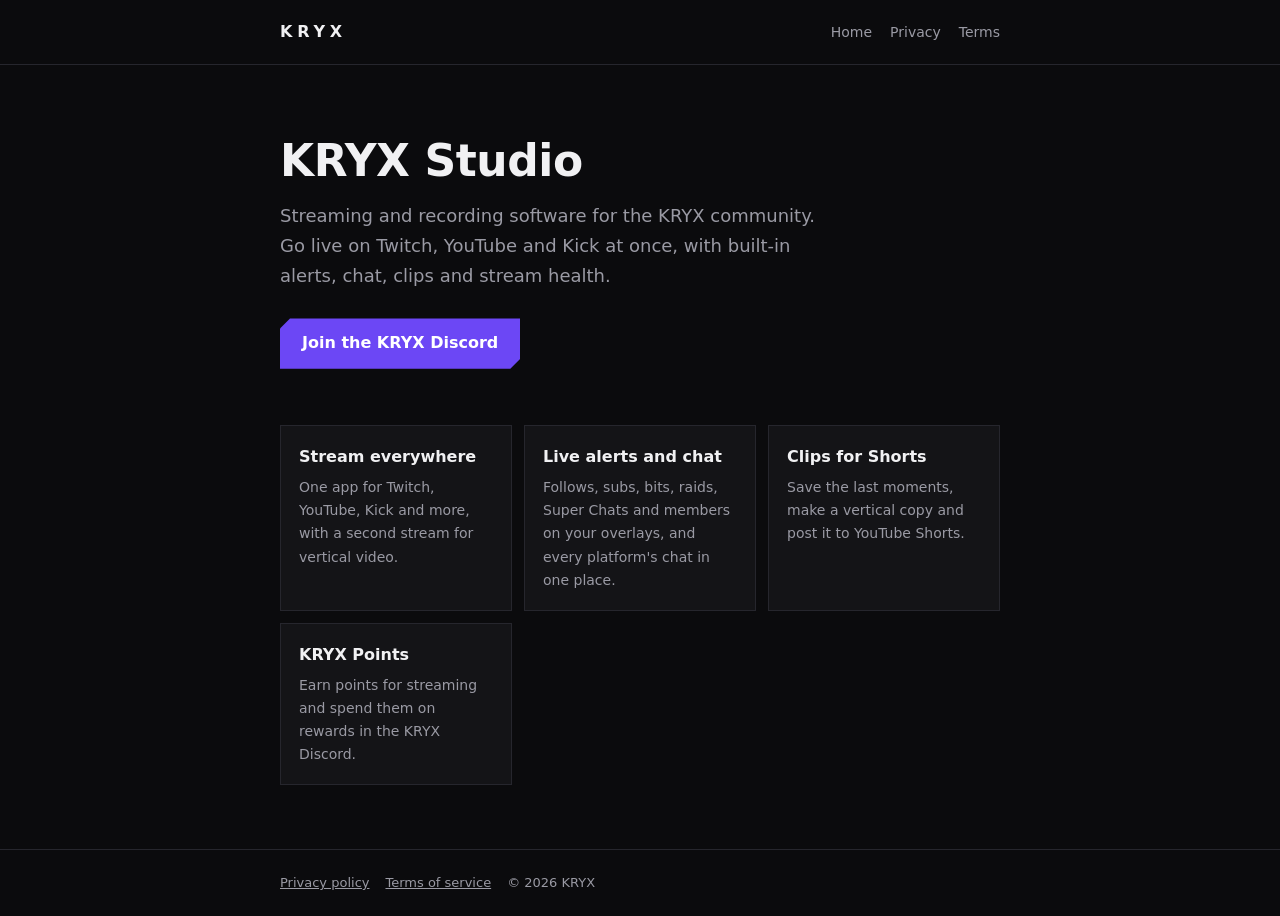
<file: index.html>
<!doctype html><html lang="en"><head><meta charset="utf-8"><meta name="viewport" content="width=device-width,initial-scale=1"><title>KRYX Studio</title><meta name="description" content="KRYX Studio: streaming and recording software for the KRYX community."><link rel="stylesheet" href="/style.css"></head><body><header><div class="wrap"><nav><a class="logo" href="/">KRYX</a><div class="links"><a href="/">Home</a><a href="/privacy">Privacy</a><a href="/terms">Terms</a></div></nav></div></header>
<main class="wrap">
<section class="hero">
<h1>KRYX Studio</h1>
<p>Streaming and recording software for the KRYX community. Go live on Twitch, YouTube and Kick at once, with built-in alerts, chat, clips and stream health.</p>
<a class="btn" href="https://discord.gg/KryxHub">Join the KRYX Discord</a>
</section>
<section class="grid">
<div class="card"><h3>Stream everywhere</h3><p>One app for Twitch, YouTube, Kick and more, with a second stream for vertical video.</p></div>
<div class="card"><h3>Live alerts and chat</h3><p>Follows, subs, bits, raids, Super Chats and members on your overlays, and every platform's chat in one place.</p></div>
<div class="card"><h3>Clips for Shorts</h3><p>Save the last moments, make a vertical copy and post it to YouTube Shorts.</p></div>
<div class="card"><h3>KRYX Points</h3><p>Earn points for streaming and spend them on rewards in the KRYX Discord.</p></div>
</section>
</main>
<footer><div class="wrap"><a href="/privacy">Privacy policy</a><a href="/terms">Terms of service</a><span>© 2026 KRYX</span></div></footer></body></html>
</file>
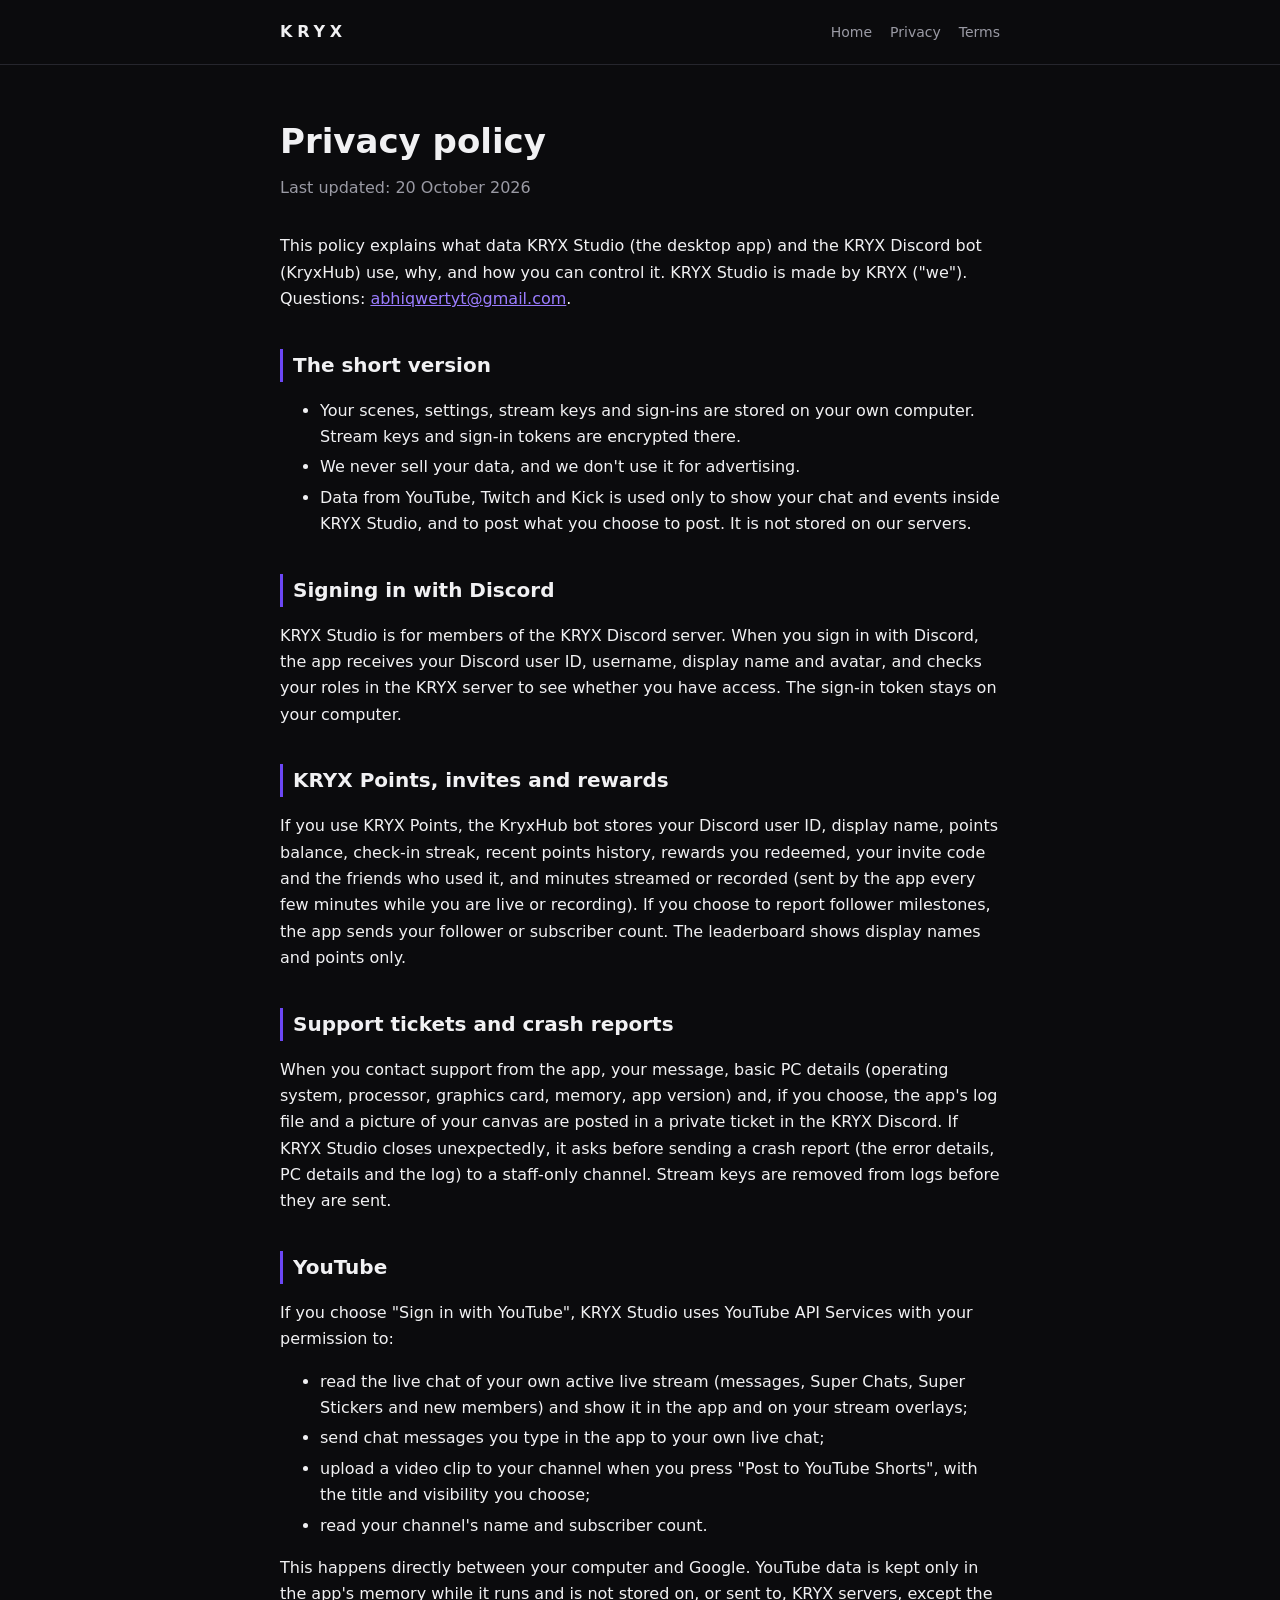
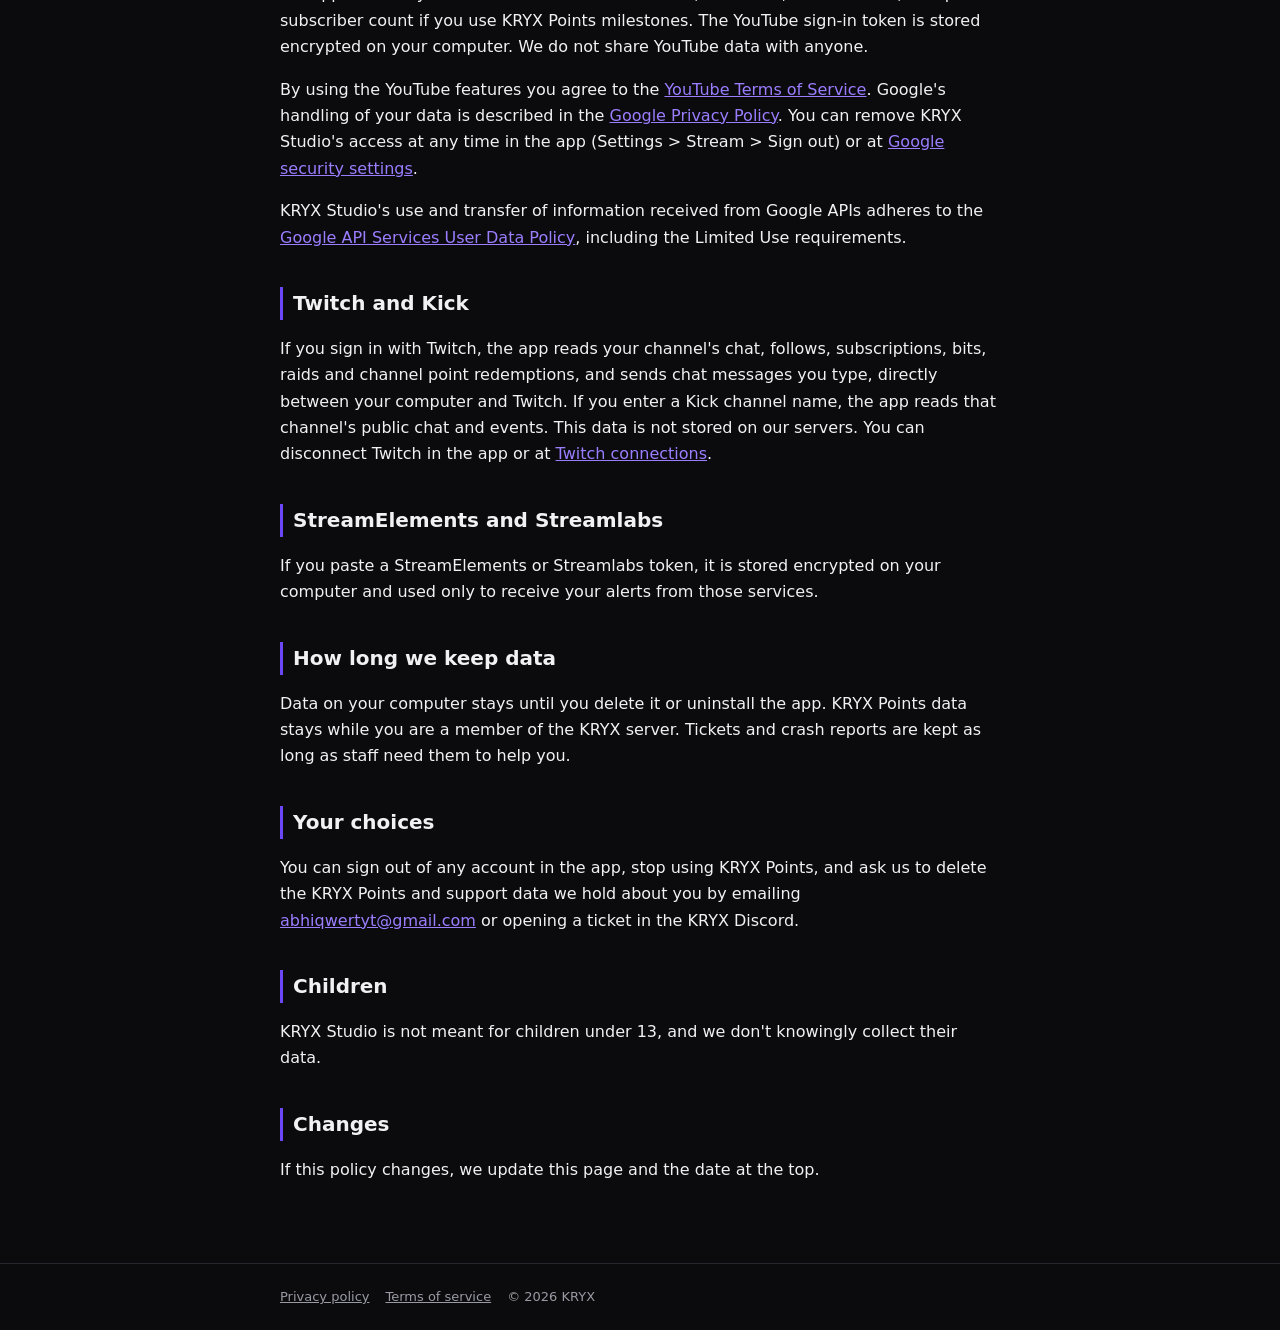
<file: privacy.html>
<!doctype html><html lang="en"><head><meta charset="utf-8"><meta name="viewport" content="width=device-width,initial-scale=1"><title>Privacy policy – KRYX Studio</title><meta name="description" content="How KRYX Studio handles your data."><link rel="stylesheet" href="/style.css"></head><body><header><div class="wrap"><nav><a class="logo" href="/">KRYX</a><div class="links"><a href="/">Home</a><a href="/privacy">Privacy</a><a href="/terms">Terms</a></div></nav></div></header>
<main class="wrap"><article>
<h1>Privacy policy</h1>
<p class="updated">Last updated: 20 October 2026</p>
<p>This policy explains what data KRYX Studio (the desktop app) and the KRYX Discord bot (KryxHub) use, why, and how you can control it. KRYX Studio is made by KRYX ("we"). Questions: <a href="mailto:abhiqwertyt@gmail.com">abhiqwertyt@gmail.com</a>.</p>

<h2>The short version</h2>
<ul>
<li>Your scenes, settings, stream keys and sign-ins are stored on your own computer. Stream keys and sign-in tokens are encrypted there.</li>
<li>We never sell your data, and we don't use it for advertising.</li>
<li>Data from YouTube, Twitch and Kick is used only to show your chat and events inside KRYX Studio, and to post what you choose to post. It is not stored on our servers.</li>
</ul>

<h2>Signing in with Discord</h2>
<p>KRYX Studio is for members of the KRYX Discord server. When you sign in with Discord, the app receives your Discord user ID, username, display name and avatar, and checks your roles in the KRYX server to see whether you have access. The sign-in token stays on your computer.</p>

<h2>KRYX Points, invites and rewards</h2>
<p>If you use KRYX Points, the KryxHub bot stores your Discord user ID, display name, points balance, check-in streak, recent points history, rewards you redeemed, your invite code and the friends who used it, and minutes streamed or recorded (sent by the app every few minutes while you are live or recording). If you choose to report follower milestones, the app sends your follower or subscriber count. The leaderboard shows display names and points only.</p>

<h2>Support tickets and crash reports</h2>
<p>When you contact support from the app, your message, basic PC details (operating system, processor, graphics card, memory, app version) and, if you choose, the app's log file and a picture of your canvas are posted in a private ticket in the KRYX Discord. If KRYX Studio closes unexpectedly, it asks before sending a crash report (the error details, PC details and the log) to a staff-only channel. Stream keys are removed from logs before they are sent.</p>

<h2>YouTube</h2>
<p>If you choose "Sign in with YouTube", KRYX Studio uses YouTube API Services with your permission to:</p>
<ul>
<li>read the live chat of your own active live stream (messages, Super Chats, Super Stickers and new members) and show it in the app and on your stream overlays;</li>
<li>send chat messages you type in the app to your own live chat;</li>
<li>upload a video clip to your channel when you press "Post to YouTube Shorts", with the title and visibility you choose;</li>
<li>read your channel's name and subscriber count.</li>
</ul>
<p>This happens directly between your computer and Google. YouTube data is kept only in the app's memory while it runs and is not stored on, or sent to, KRYX servers, except the subscriber count if you use KRYX Points milestones. The YouTube sign-in token is stored encrypted on your computer. We do not share YouTube data with anyone.</p>
<p>By using the YouTube features you agree to the <a href="https://www.youtube.com/t/terms">YouTube Terms of Service</a>. Google's handling of your data is described in the <a href="https://policies.google.com/privacy">Google Privacy Policy</a>. You can remove KRYX Studio's access at any time in the app (Settings &gt; Stream &gt; Sign out) or at <a href="https://security.google.com/settings/security/permissions">Google security settings</a>.</p>
<p>KRYX Studio's use and transfer of information received from Google APIs adheres to the <a href="https://developers.google.com/terms/api-services-user-data-policy">Google API Services User Data Policy</a>, including the Limited Use requirements.</p>

<h2>Twitch and Kick</h2>
<p>If you sign in with Twitch, the app reads your channel's chat, follows, subscriptions, bits, raids and channel point redemptions, and sends chat messages you type, directly between your computer and Twitch. If you enter a Kick channel name, the app reads that channel's public chat and events. This data is not stored on our servers. You can disconnect Twitch in the app or at <a href="https://www.twitch.tv/settings/connections">Twitch connections</a>.</p>

<h2>StreamElements and Streamlabs</h2>
<p>If you paste a StreamElements or Streamlabs token, it is stored encrypted on your computer and used only to receive your alerts from those services.</p>

<h2>How long we keep data</h2>
<p>Data on your computer stays until you delete it or uninstall the app. KRYX Points data stays while you are a member of the KRYX server. Tickets and crash reports are kept as long as staff need them to help you.</p>

<h2>Your choices</h2>
<p>You can sign out of any account in the app, stop using KRYX Points, and ask us to delete the KRYX Points and support data we hold about you by emailing <a href="mailto:abhiqwertyt@gmail.com">abhiqwertyt@gmail.com</a> or opening a ticket in the KRYX Discord.</p>

<h2>Children</h2>
<p>KRYX Studio is not meant for children under 13, and we don't knowingly collect their data.</p>

<h2>Changes</h2>
<p>If this policy changes, we update this page and the date at the top.</p>
</article></main>
<footer><div class="wrap"><a href="/privacy">Privacy policy</a><a href="/terms">Terms of service</a><span>© 2026 KRYX</span></div></footer></body></html>
</file>
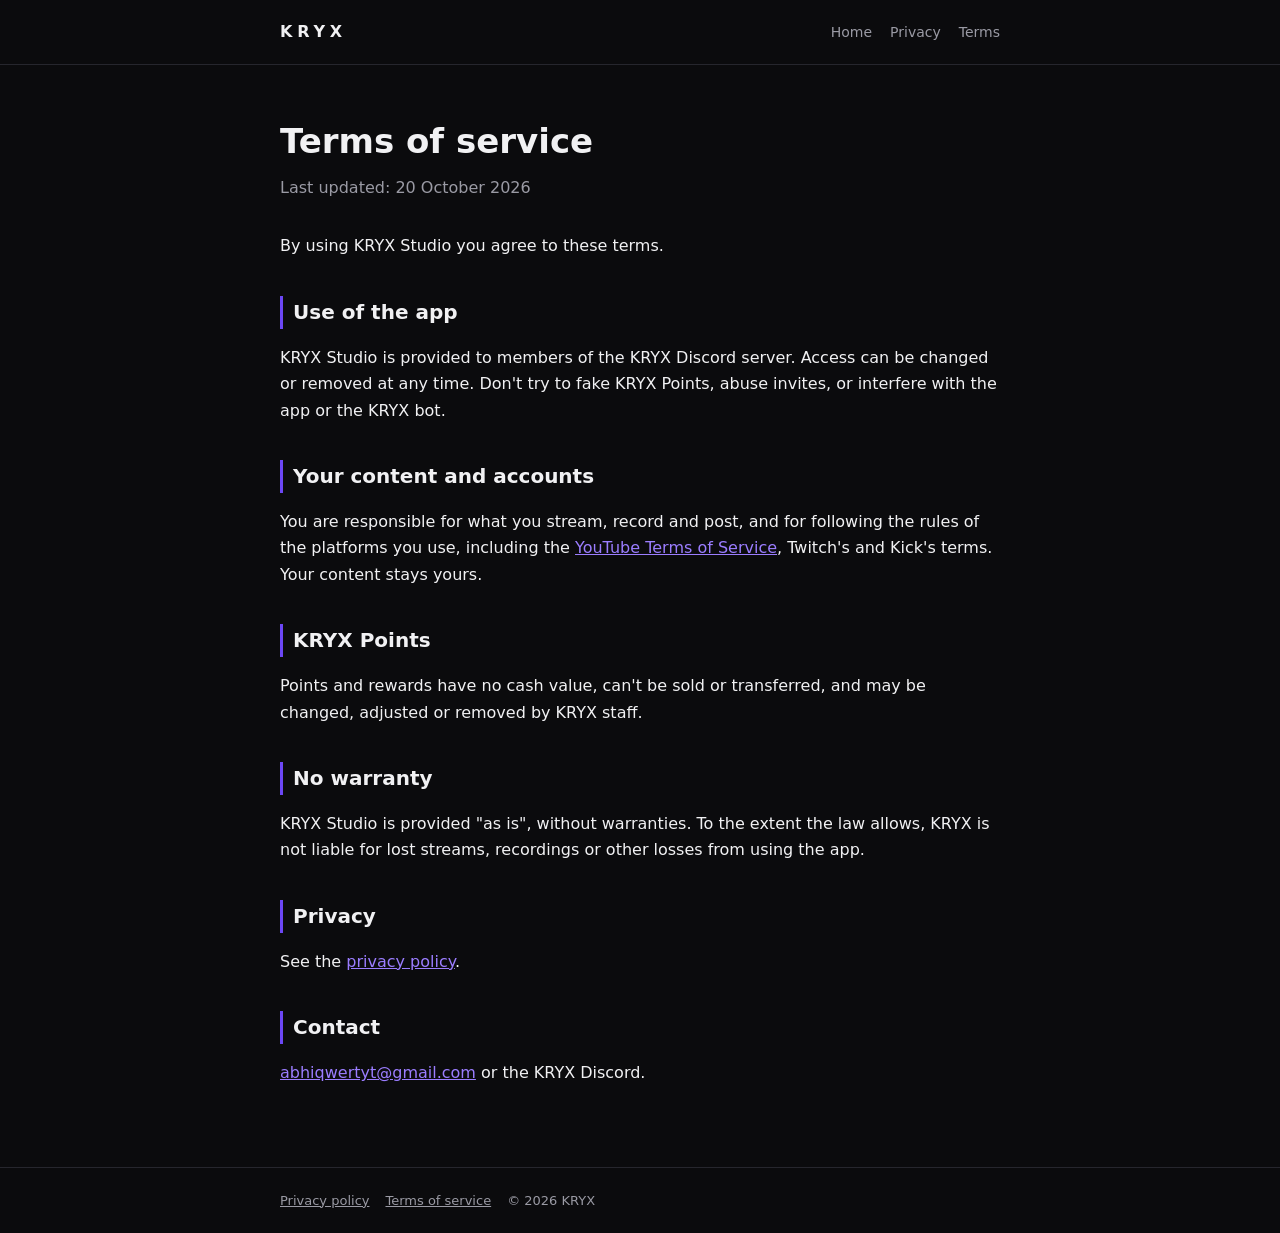
<file: terms.html>
<!doctype html><html lang="en"><head><meta charset="utf-8"><meta name="viewport" content="width=device-width,initial-scale=1"><title>Terms of service – KRYX Studio</title><meta name="description" content="Terms for using KRYX Studio."><link rel="stylesheet" href="/style.css"></head><body><header><div class="wrap"><nav><a class="logo" href="/">KRYX</a><div class="links"><a href="/">Home</a><a href="/privacy">Privacy</a><a href="/terms">Terms</a></div></nav></div></header>
<main class="wrap"><article>
<h1>Terms of service</h1>
<p class="updated">Last updated: 20 October 2026</p>
<p>By using KRYX Studio you agree to these terms.</p>
<h2>Use of the app</h2>
<p>KRYX Studio is provided to members of the KRYX Discord server. Access can be changed or removed at any time. Don't try to fake KRYX Points, abuse invites, or interfere with the app or the KRYX bot.</p>
<h2>Your content and accounts</h2>
<p>You are responsible for what you stream, record and post, and for following the rules of the platforms you use, including the <a href="https://www.youtube.com/t/terms">YouTube Terms of Service</a>, Twitch's and Kick's terms. Your content stays yours.</p>
<h2>KRYX Points</h2>
<p>Points and rewards have no cash value, can't be sold or transferred, and may be changed, adjusted or removed by KRYX staff.</p>
<h2>No warranty</h2>
<p>KRYX Studio is provided "as is", without warranties. To the extent the law allows, KRYX is not liable for lost streams, recordings or other losses from using the app.</p>
<h2>Privacy</h2>
<p>See the <a href="/privacy">privacy policy</a>.</p>
<h2>Contact</h2>
<p><a href="mailto:abhiqwertyt@gmail.com">abhiqwertyt@gmail.com</a> or the KRYX Discord.</p>
</article></main>
<footer><div class="wrap"><a href="/privacy">Privacy policy</a><a href="/terms">Terms of service</a><span>© 2026 KRYX</span></div></footer></body></html>
</file>
<file: style.css>
:root{--bg:#0b0b0d;--panel:#141417;--line:#26262d;--text:#f1f1f3;--dim:#9a9aa4;--accent:#6c47f5;--accent2:#9b7dff}
*{box-sizing:border-box}
html{background:var(--bg)}
body{margin:0;color:var(--text);font:16px/1.65 Inter,system-ui,-apple-system,"Segoe UI",Roboto,sans-serif;background:var(--bg)}
a{color:var(--accent2)}
header{border-bottom:1px solid var(--line)}
.wrap{max-width:760px;margin:0 auto;padding:0 20px}
nav{display:flex;align-items:center;justify-content:space-between;height:64px}
.logo{font-weight:800;letter-spacing:.3em;color:var(--text);text-decoration:none}
nav .links a{color:var(--dim);text-decoration:none;margin-left:18px;font-size:14px}
nav .links a:hover{color:var(--text)}
.hero{padding:72px 0 48px}
.hero h1{font-size:44px;line-height:1.1;margin:0 0 16px;letter-spacing:-.01em}
.hero p{color:var(--dim);font-size:18px;max-width:560px;margin:0 0 28px}
.btn{display:inline-block;background:var(--accent);color:#fff;text-decoration:none;padding:12px 22px;font-weight:600;clip-path:polygon(10px 0,100% 0,100% calc(100% - 10px),calc(100% - 10px) 100%,0 100%,0 10px)}
.grid{display:grid;grid-template-columns:repeat(auto-fit,minmax(220px,1fr));gap:12px;margin:8px 0 64px}
.card{background:var(--panel);border:1px solid var(--line);padding:18px}
.card h3{margin:0 0 6px;font-size:16px}
.card p{margin:0;color:var(--dim);font-size:14px}
article{padding:48px 0 64px}
article h1{font-size:34px;margin:0 0 6px}
article .updated{color:var(--dim);margin:0 0 32px}
article h2{font-size:20px;margin:36px 0 8px;border-left:3px solid var(--accent);padding-left:10px}
article li{margin:4px 0}
footer{border-top:1px solid var(--line);color:var(--dim);font-size:13px;padding:22px 0}
footer a{color:var(--dim);margin-right:16px}
@media (max-width:520px){.hero h1{font-size:34px}nav .links a{margin-left:12px}}
</file>
